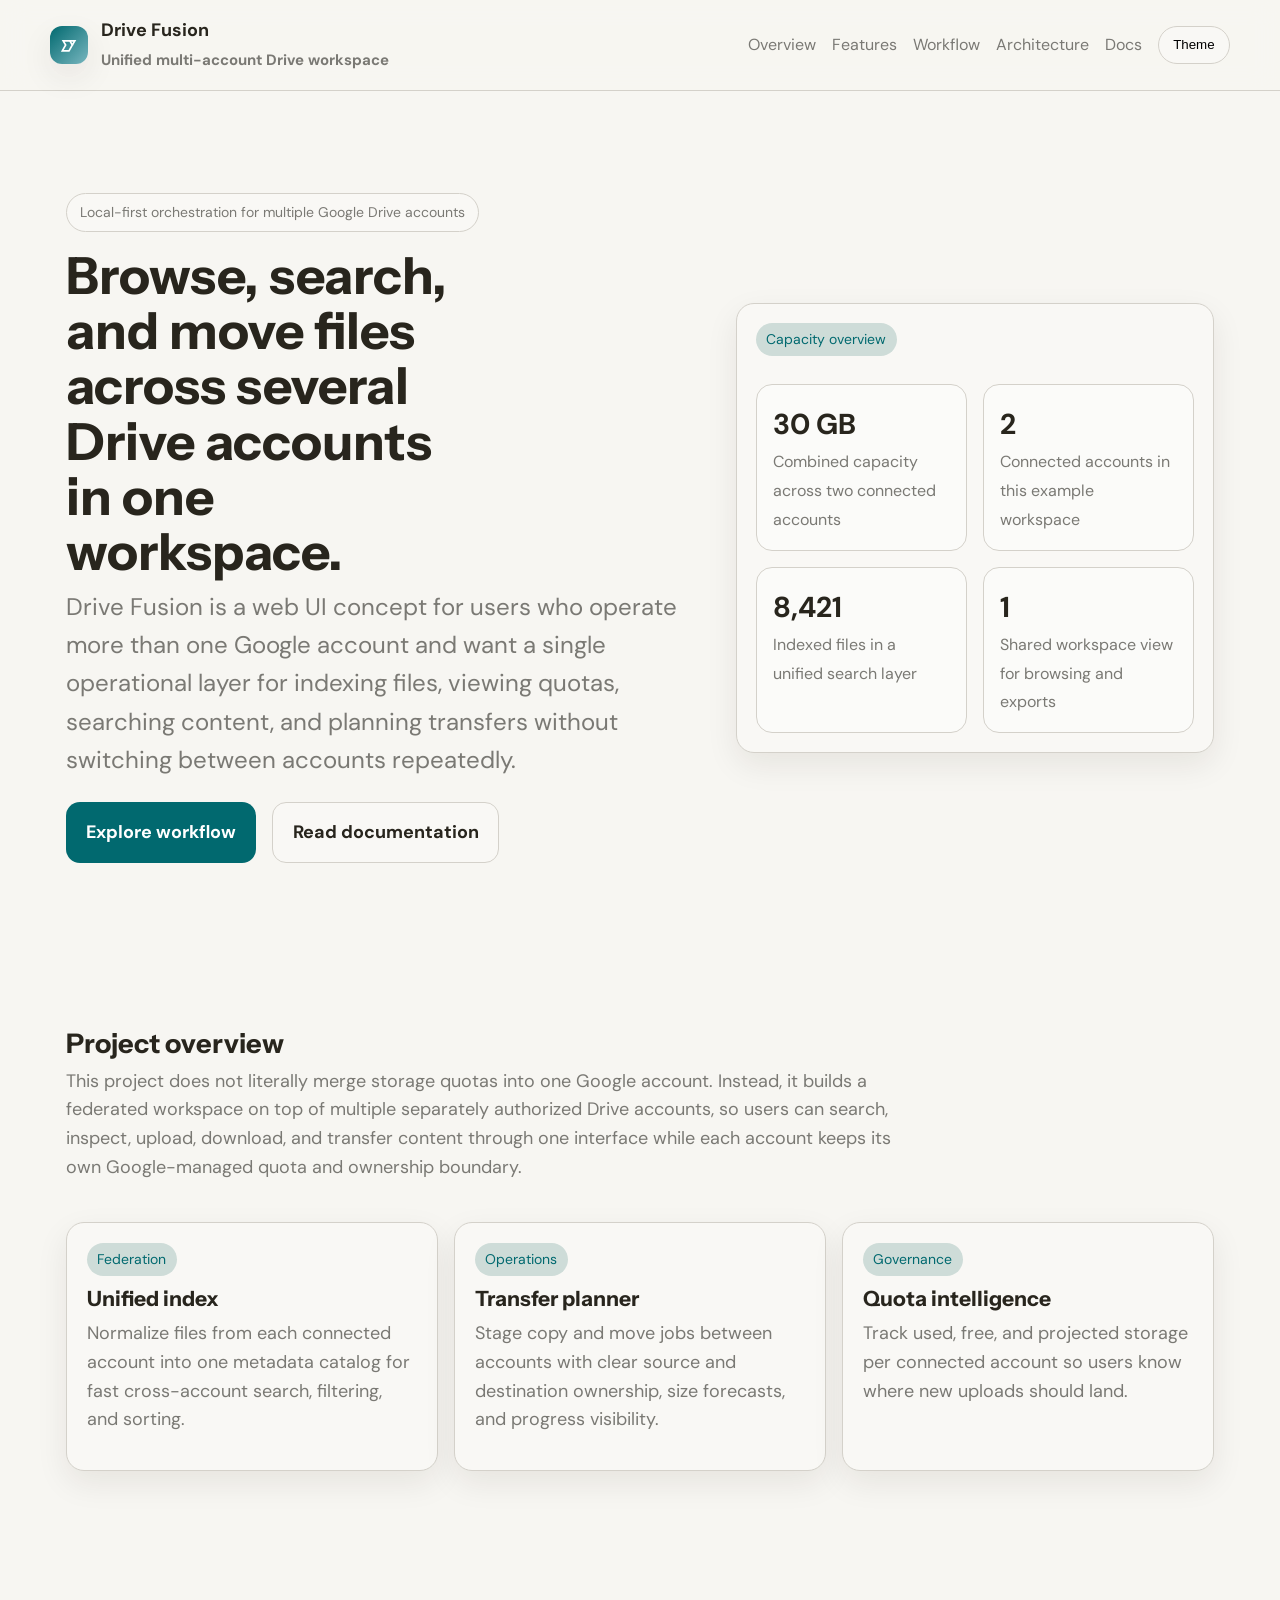
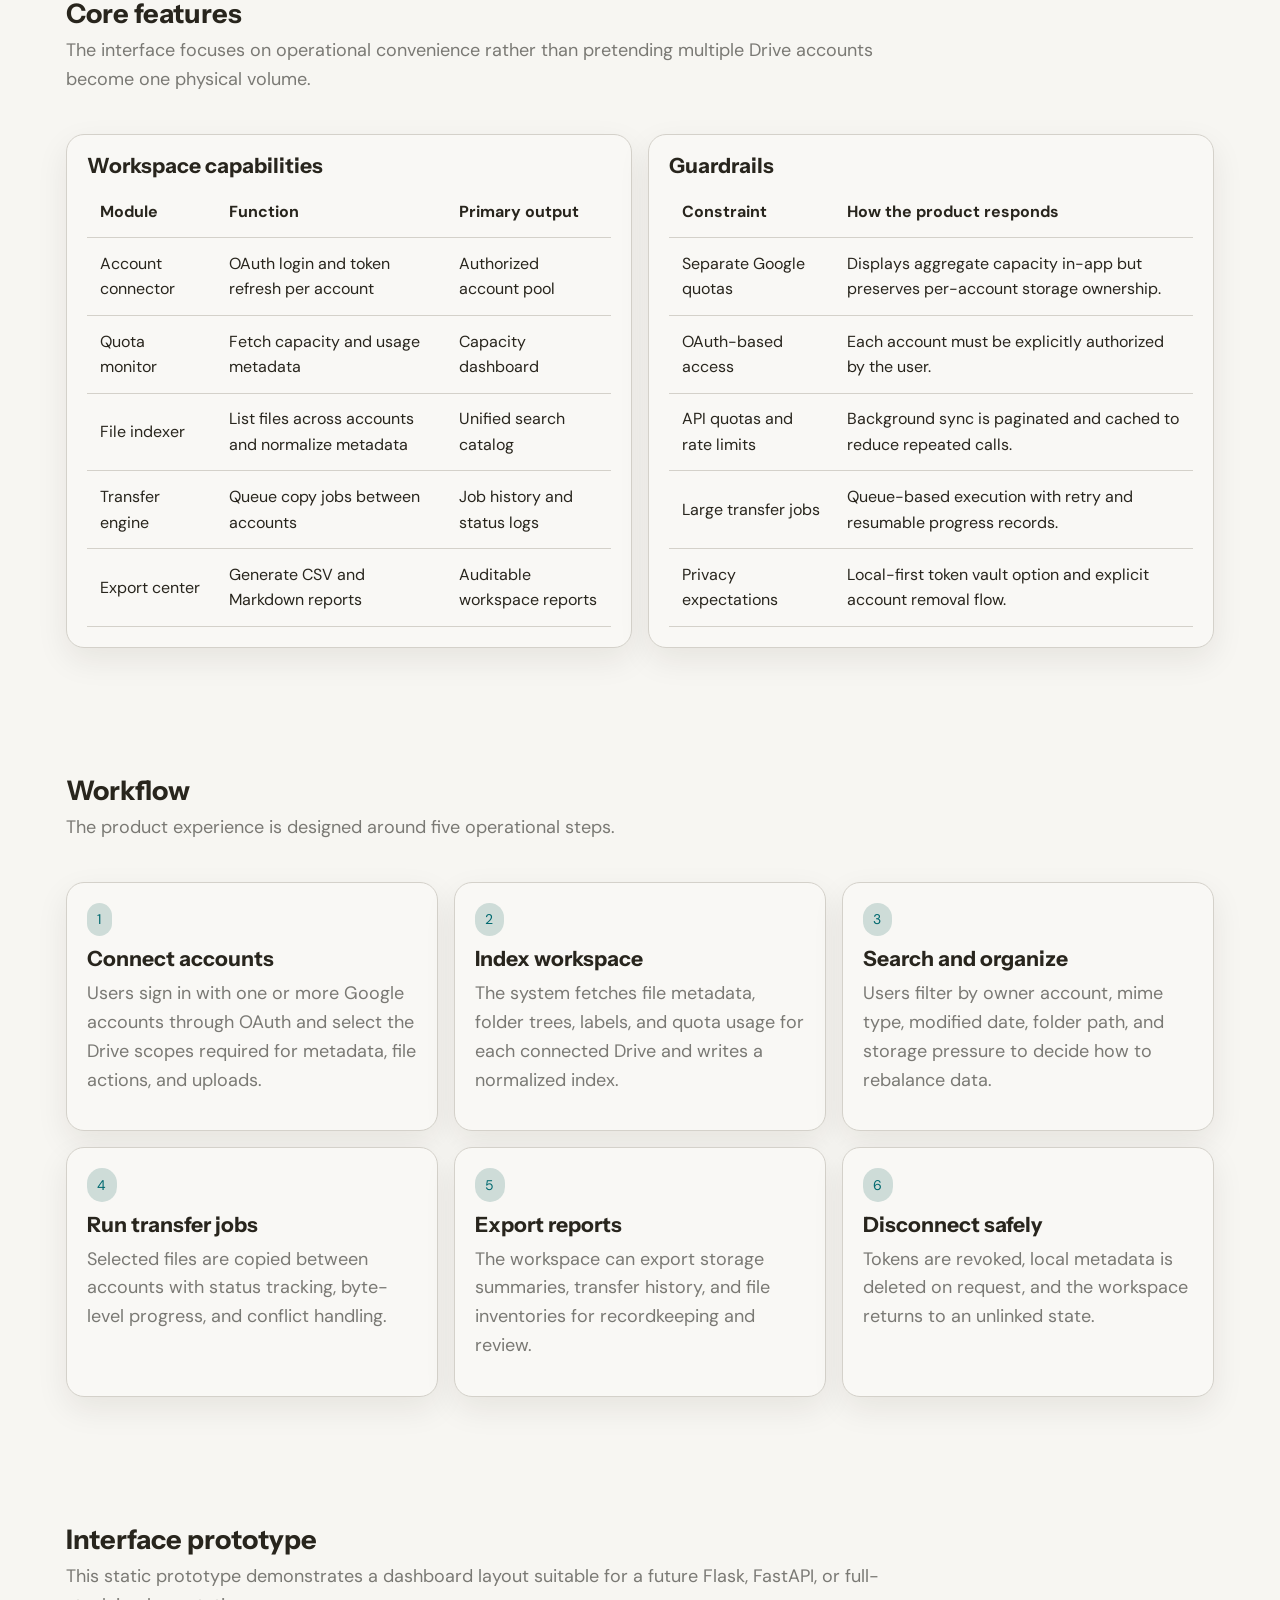
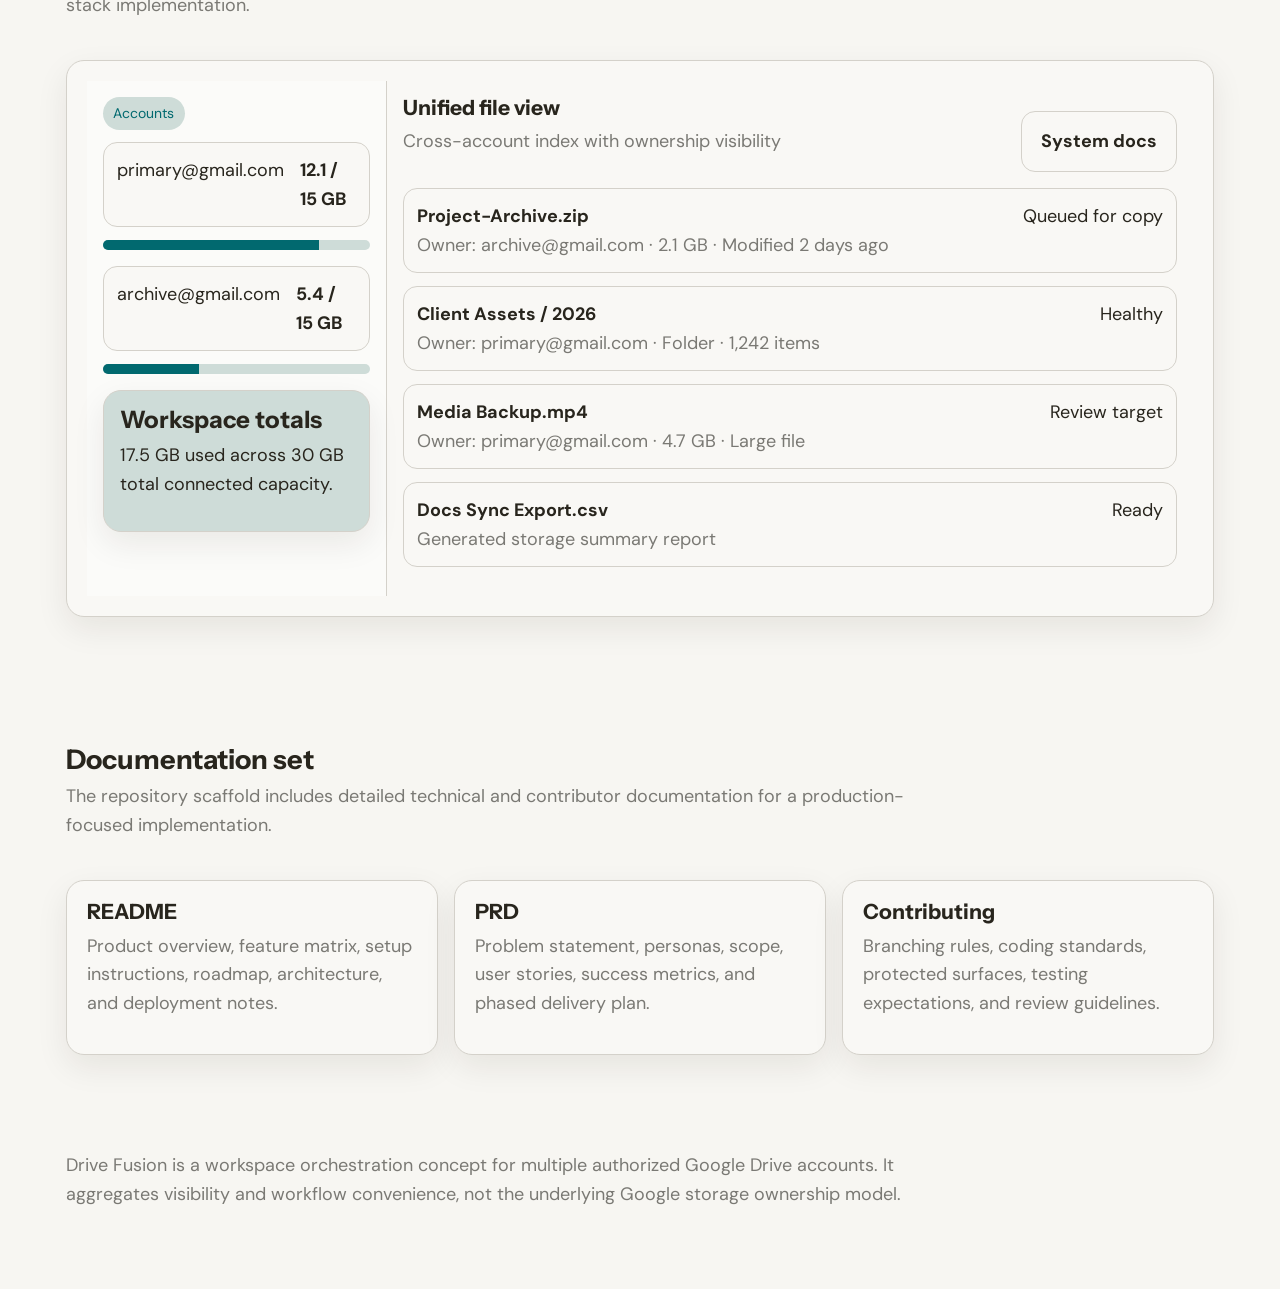
<file: index.html>
<!doctype html>
<html lang="en" data-theme="light">
<head>
  <meta charset="UTF-8" />
  <meta name="viewport" content="width=device-width, initial-scale=1.0" />
  <title>Drive Fusion</title>
  <link rel="preconnect" href="https://fonts.googleapis.com">
  <link rel="preconnect" href="https://fonts.gstatic.com" crossorigin>
  <link href="https://fonts.googleapis.com/css2?family=Instrument+Sans:wght@400;500;600;700&family=DM+Sans:wght@400;500;700&display=swap" rel="stylesheet">
  <style>
    :root, [data-theme="light"] {
      --text-xs: clamp(0.75rem, 0.7rem + 0.25vw, 0.875rem);
      --text-sm: clamp(0.875rem, 0.8rem + 0.35vw, 1rem);
      --text-base: clamp(1rem, 0.95rem + 0.25vw, 1.125rem);
      --text-lg: clamp(1.125rem, 1rem + 0.75vw, 1.5rem);
      --text-xl: clamp(1.5rem, 1.2rem + 1.25vw, 2.25rem);
      --text-2xl: clamp(2rem, 1.2rem + 2.5vw, 3.5rem);
      --space-2: 0.5rem; --space-3: 0.75rem; --space-4: 1rem; --space-6: 1.5rem; --space-8: 2rem; --space-12: 3rem; --space-16: 4rem;
      --bg: #f7f6f2; --surface: #f9f8f5; --surface-2: #fbfbf9; --border: #d4d1ca; --text: #28251d; --muted: #7a7974; --primary: #01696f; --primary-2: #cedcd8;
      --radius: 18px; --shadow: 0 12px 32px rgba(32,24,16,.08);
      --font-display: 'Instrument Sans', sans-serif; --font-body: 'DM Sans', sans-serif;
    }
    [data-theme="dark"] { --bg:#171614; --surface:#1c1b19; --surface-2:#201f1d; --border:#393836; --text:#cdccca; --muted:#979691; --primary:#4f98a3; --primary-2:#313b3b; --shadow:0 12px 32px rgba(0,0,0,.35); }
    *{box-sizing:border-box} html{scroll-behavior:smooth} body{margin:0;font-family:var(--font-body);font-size:var(--text-base);background:var(--bg);color:var(--text);line-height:1.6}
    h1,h2,h3{font-family:var(--font-display);line-height:1.08;margin:0 0 .5rem} p{margin:0 0 1rem;color:var(--muted);max-width:70ch} a{text-decoration:none;color:inherit}
    .container{max-width:1180px;margin:0 auto;padding:0 var(--space-4)} .topbar{position:sticky;top:0;backdrop-filter:blur(14px);background:color-mix(in srgb, var(--bg) 86%, transparent);border-bottom:1px solid var(--border);z-index:30}
    .topbar-inner{display:flex;align-items:center;justify-content:space-between;padding:1rem 0;gap:1rem}.brand{display:flex;align-items:center;gap:.8rem;font-weight:700}
    .logo{width:38px;height:38px;border-radius:12px;background:linear-gradient(135deg,var(--primary),#78b6bf);display:grid;place-items:center;color:#fff;box-shadow:var(--shadow)}
    .nav{display:flex;gap:1rem;align-items:center;flex-wrap:wrap}.nav a{font-size:var(--text-sm);color:var(--muted)} .theme{border:1px solid var(--border);background:var(--surface);border-radius:999px;padding:.65rem .9rem;cursor:pointer}
    .hero{padding:clamp(3rem, 8vw, 7rem) 0}.hero-grid{display:grid;grid-template-columns:1.2fr .9fr;gap:var(--space-8);align-items:center}.eyebrow{display:inline-flex;gap:.5rem;align-items:center;border:1px solid var(--border);padding:.45rem .8rem;border-radius:999px;background:var(--surface);font-size:var(--text-xs);color:var(--muted);margin-bottom:1rem}
    .hero h1{font-size:var(--text-2xl);max-width:12ch}.hero-copy{font-size:var(--text-lg);max-width:58ch}.cta-row{display:flex;gap:1rem;flex-wrap:wrap;margin-top:1.4rem}.btn{display:inline-flex;align-items:center;justify-content:center;padding:.95rem 1.2rem;border-radius:14px;border:1px solid transparent;font-weight:700}.btn-primary{background:var(--primary);color:#fff}.btn-secondary{background:var(--surface);border-color:var(--border)}
    .hero-card,.card{background:var(--surface);border:1px solid var(--border);border-radius:var(--radius);box-shadow:var(--shadow)} .hero-card{padding:1.2rem}.metric-grid{display:grid;grid-template-columns:repeat(2,minmax(0,1fr));gap:1rem;margin-top:1rem}.metric{padding:1rem;border-radius:16px;background:var(--surface-2);border:1px solid var(--border)} .metric strong{display:block;font-size:1.8rem;color:var(--text)} .metric span{font-size:var(--text-sm);color:var(--muted)}
    section{padding:clamp(2.5rem, 5vw, 5rem) 0}.section-head{display:flex;justify-content:space-between;gap:1rem;align-items:end;margin-bottom:1.5rem}.grid-3{display:grid;grid-template-columns:repeat(3,minmax(0,1fr));gap:1rem}.grid-2{display:grid;grid-template-columns:repeat(2,minmax(0,1fr));gap:1rem}
    .card{padding:1.25rem}.tag{display:inline-block;padding:.35rem .65rem;border-radius:999px;background:var(--primary-2);color:var(--primary);font-size:var(--text-xs);margin-bottom:.75rem}.table{width:100%;border-collapse:collapse}.table th,.table td{padding:.8rem;border-bottom:1px solid var(--border);text-align:left;font-size:var(--text-sm)}
    .proto{display:grid;grid-template-columns:300px 1fr;min-height:520px;overflow:hidden}.sidebar{border-right:1px solid var(--border);padding:1rem;background:var(--surface-2)}.workspace{padding:1rem}.account-item,.file-item{display:flex;justify-content:space-between;gap:1rem;padding:.8rem;border:1px solid var(--border);border-radius:14px;background:var(--surface);margin-bottom:.8rem}.bar{height:10px;background:var(--primary-2);border-radius:999px;overflow:hidden}.bar span{display:block;height:100%;background:var(--primary)}
    .footer{padding:2rem 0 4rem;color:var(--muted)}
    @media (max-width: 920px){.hero-grid,.grid-3,.grid-2,.proto{grid-template-columns:1fr}.sidebar{border-right:none;border-bottom:1px solid var(--border)}}
  </style>
</head>
<body>
  <header class="topbar">
    <div class="container topbar-inner">
      <div class="brand">
        <div class="logo">
          <svg viewBox="0 0 24 24" width="20" height="20" fill="none" stroke="currentColor" stroke-width="2" aria-label="Drive Fusion logo"><path d="M5 7h8l3 5-4 7H4l4-7-3-5Z"></path><path d="M13 7h6l-3 5"></path></svg>
        </div>
        <div>
          <div>Drive Fusion</div>
          <small style="color:var(--muted)">Unified multi-account Drive workspace</small>
        </div>
      </div>
      <nav class="nav">
        <a href="#overview">Overview</a>
        <a href="#features">Features</a>
        <a href="#workflow">Workflow</a>
        <a href="#architecture">Architecture</a>
        <a href="#docs">Docs</a>
        <button class="theme" data-theme-toggle aria-label="Switch theme">Theme</button>
      </nav>
    </div>
  </header>

  <main>
    <section class="hero">
      <div class="container hero-grid">
        <div>
          <div class="eyebrow">Local-first orchestration for multiple Google Drive accounts</div>
          <h1>Browse, search, and move files across several Drive accounts in one workspace.</h1>
          <p class="hero-copy">Drive Fusion is a web UI concept for users who operate more than one Google account and want a single operational layer for indexing files, viewing quotas, searching content, and planning transfers without switching between accounts repeatedly.</p>
          <div class="cta-row">
            <a class="btn btn-primary" href="#workflow">Explore workflow</a>
            <a class="btn btn-secondary" href="#docs">Read documentation</a>
          </div>
        </div>
        <div class="hero-card">
          <div class="tag">Capacity overview</div>
          <div class="metric-grid">
            <div class="metric"><strong>30 GB</strong><span>Combined capacity across two connected accounts</span></div>
            <div class="metric"><strong>2</strong><span>Connected accounts in this example workspace</span></div>
            <div class="metric"><strong>8,421</strong><span>Indexed files in a unified search layer</span></div>
            <div class="metric"><strong>1</strong><span>Shared workspace view for browsing and exports</span></div>
          </div>
        </div>
      </div>
    </section>

    <section id="overview">
      <div class="container">
        <div class="section-head">
          <div>
            <h2>Project overview</h2>
            <p>This project does not literally merge storage quotas into one Google account. Instead, it builds a federated workspace on top of multiple separately authorized Drive accounts, so users can search, inspect, upload, download, and transfer content through one interface while each account keeps its own Google-managed quota and ownership boundary.</p>
          </div>
        </div>
        <div class="grid-3">
          <article class="card"><div class="tag">Federation</div><h3>Unified index</h3><p>Normalize files from each connected account into one metadata catalog for fast cross-account search, filtering, and sorting.</p></article>
          <article class="card"><div class="tag">Operations</div><h3>Transfer planner</h3><p>Stage copy and move jobs between accounts with clear source and destination ownership, size forecasts, and progress visibility.</p></article>
          <article class="card"><div class="tag">Governance</div><h3>Quota intelligence</h3><p>Track used, free, and projected storage per connected account so users know where new uploads should land.</p></article>
        </div>
      </div>
    </section>

    <section id="features">
      <div class="container">
        <div class="section-head">
          <div>
            <h2>Core features</h2>
            <p>The interface focuses on operational convenience rather than pretending multiple Drive accounts become one physical volume.</p>
          </div>
        </div>
        <div class="grid-2">
          <div class="card">
            <h3>Workspace capabilities</h3>
            <table class="table">
              <thead><tr><th>Module</th><th>Function</th><th>Primary output</th></tr></thead>
              <tbody>
                <tr><td>Account connector</td><td>OAuth login and token refresh per account</td><td>Authorized account pool</td></tr>
                <tr><td>Quota monitor</td><td>Fetch capacity and usage metadata</td><td>Capacity dashboard</td></tr>
                <tr><td>File indexer</td><td>List files across accounts and normalize metadata</td><td>Unified search catalog</td></tr>
                <tr><td>Transfer engine</td><td>Queue copy jobs between accounts</td><td>Job history and status logs</td></tr>
                <tr><td>Export center</td><td>Generate CSV and Markdown reports</td><td>Auditable workspace reports</td></tr>
              </tbody>
            </table>
          </div>
          <div class="card">
            <h3>Guardrails</h3>
            <table class="table">
              <thead><tr><th>Constraint</th><th>How the product responds</th></tr></thead>
              <tbody>
                <tr><td>Separate Google quotas</td><td>Displays aggregate capacity in-app but preserves per-account storage ownership.</td></tr>
                <tr><td>OAuth-based access</td><td>Each account must be explicitly authorized by the user.</td></tr>
                <tr><td>API quotas and rate limits</td><td>Background sync is paginated and cached to reduce repeated calls.</td></tr>
                <tr><td>Large transfer jobs</td><td>Queue-based execution with retry and resumable progress records.</td></tr>
                <tr><td>Privacy expectations</td><td>Local-first token vault option and explicit account removal flow.</td></tr>
              </tbody>
            </table>
          </div>
        </div>
      </div>
    </section>

    <section id="workflow">
      <div class="container">
        <div class="section-head"><div><h2>Workflow</h2><p>The product experience is designed around five operational steps.</p></div></div>
        <div class="grid-3">
          <div class="card"><div class="tag">1</div><h3>Connect accounts</h3><p>Users sign in with one or more Google accounts through OAuth and select the Drive scopes required for metadata, file actions, and uploads.</p></div>
          <div class="card"><div class="tag">2</div><h3>Index workspace</h3><p>The system fetches file metadata, folder trees, labels, and quota usage for each connected Drive and writes a normalized index.</p></div>
          <div class="card"><div class="tag">3</div><h3>Search and organize</h3><p>Users filter by owner account, mime type, modified date, folder path, and storage pressure to decide how to rebalance data.</p></div>
          <div class="card"><div class="tag">4</div><h3>Run transfer jobs</h3><p>Selected files are copied between accounts with status tracking, byte-level progress, and conflict handling.</p></div>
          <div class="card"><div class="tag">5</div><h3>Export reports</h3><p>The workspace can export storage summaries, transfer history, and file inventories for recordkeeping and review.</p></div>
          <div class="card"><div class="tag">6</div><h3>Disconnect safely</h3><p>Tokens are revoked, local metadata is deleted on request, and the workspace returns to an unlinked state.</p></div>
        </div>
      </div>
    </section>

    <section id="architecture">
      <div class="container">
        <div class="section-head"><div><h2>Interface prototype</h2><p>This static prototype demonstrates a dashboard layout suitable for a future Flask, FastAPI, or full-stack implementation.</p></div></div>
        <div class="card proto">
          <aside class="sidebar">
            <div class="tag">Accounts</div>
            <div class="account-item"><span>primary@gmail.com</span><strong>12.1 / 15 GB</strong></div>
            <div class="bar"><span style="width:81%"></span></div>
            <div class="account-item" style="margin-top:1rem"><span>archive@gmail.com</span><strong>5.4 / 15 GB</strong></div>
            <div class="bar"><span style="width:36%"></span></div>
            <div class="card" style="margin-top:1rem;padding:1rem;background:var(--primary-2)">
              <h3 style="font-size:var(--text-lg)">Workspace totals</h3>
              <p style="color:var(--text)">17.5 GB used across 30 GB total connected capacity.</p>
            </div>
          </aside>
          <div class="workspace">
            <div class="section-head" style="margin-bottom:1rem"><div><h3>Unified file view</h3><p>Cross-account index with ownership visibility</p></div><a class="btn btn-secondary" href="#docs">System docs</a></div>
            <div class="file-item"><div><strong>Project-Archive.zip</strong><div style="color:var(--muted)">Owner: archive@gmail.com · 2.1 GB · Modified 2 days ago</div></div><span>Queued for copy</span></div>
            <div class="file-item"><div><strong>Client Assets / 2026</strong><div style="color:var(--muted)">Owner: primary@gmail.com · Folder · 1,242 items</div></div><span>Healthy</span></div>
            <div class="file-item"><div><strong>Media Backup.mp4</strong><div style="color:var(--muted)">Owner: primary@gmail.com · 4.7 GB · Large file</div></div><span>Review target</span></div>
            <div class="file-item"><div><strong>Docs Sync Export.csv</strong><div style="color:var(--muted)">Generated storage summary report</div></div><span>Ready</span></div>
          </div>
        </div>
      </div>
    </section>

    <section id="docs">
      <div class="container">
        <div class="section-head"><div><h2>Documentation set</h2><p>The repository scaffold includes detailed technical and contributor documentation for a production-focused implementation.</p></div></div>
        <div class="grid-3">
          <div class="card"><h3>README</h3><p>Product overview, feature matrix, setup instructions, roadmap, architecture, and deployment notes.</p></div>
          <div class="card"><h3>PRD</h3><p>Problem statement, personas, scope, user stories, success metrics, and phased delivery plan.</p></div>
          <div class="card"><h3>Contributing</h3><p>Branching rules, coding standards, protected surfaces, testing expectations, and review guidelines.</p></div>
        </div>
      </div>
    </section>
  </main>

  <footer class="footer">
    <div class="container">
      <p>Drive Fusion is a workspace orchestration concept for multiple authorized Google Drive accounts. It aggregates visibility and workflow convenience, not the underlying Google storage ownership model.</p>
    </div>
  </footer>

  <script>
    (() => {
      const root = document.documentElement;
      const toggle = document.querySelector('[data-theme-toggle]');
      let mode = window.matchMedia('(prefers-color-scheme: dark)').matches ? 'dark' : 'light';
      root.setAttribute('data-theme', mode);
      toggle.addEventListener('click', () => {
        mode = mode === 'dark' ? 'light' : 'dark';
        root.setAttribute('data-theme', mode);
      });
    })();
  </script>
</body>
</html>
</file>
